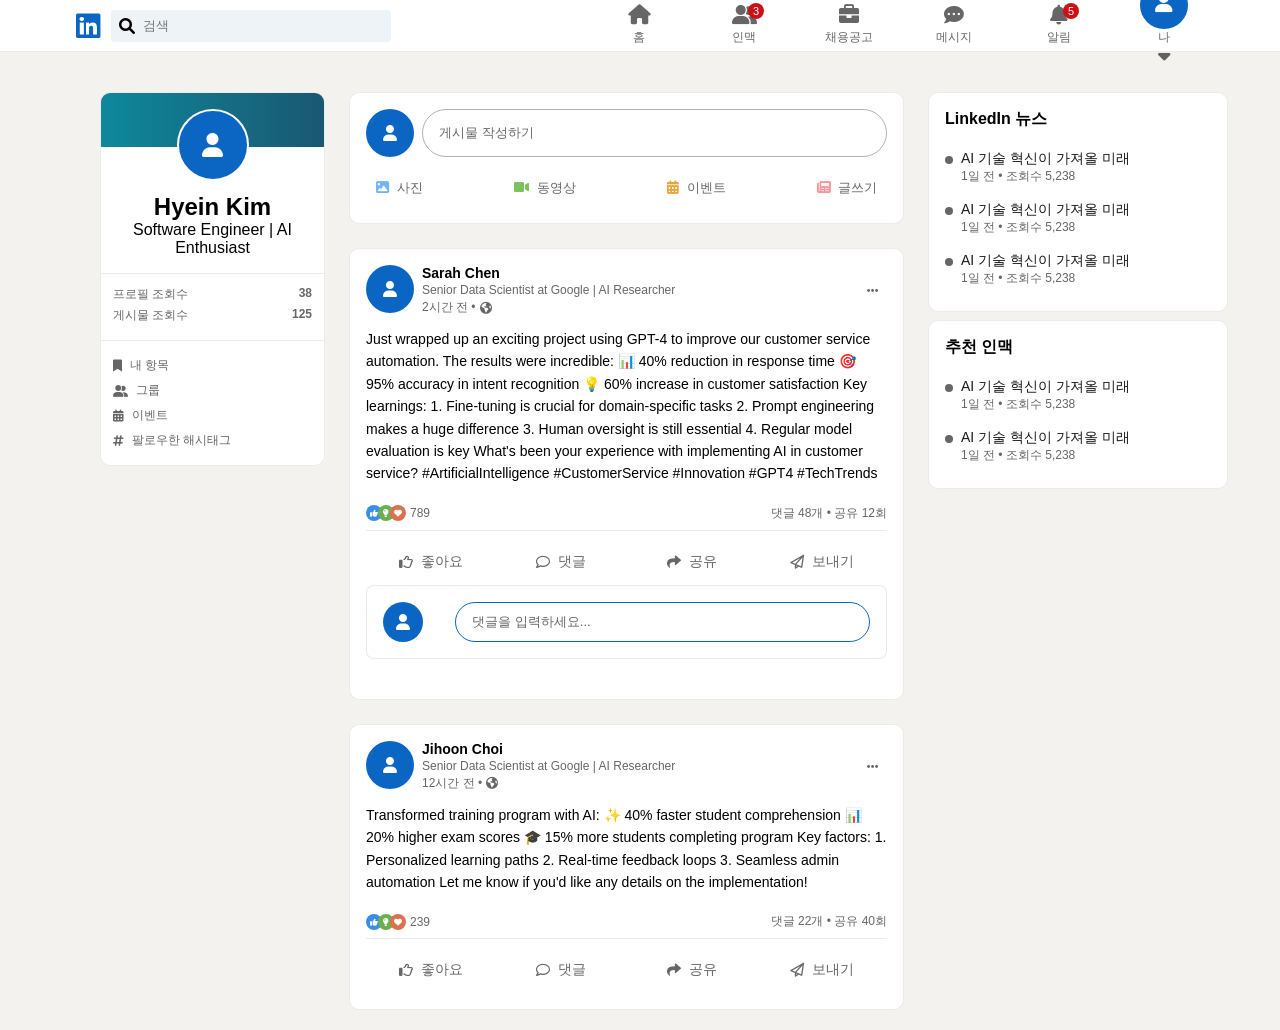
<file: integrate copy.html>
<link rel="stylesheet" href="https://cdnjs.cloudflare.com/ajax/libs/font-awesome/6.0.0/css/all.min.css">
    
    <style>
        .loading-spinner {
    display: none;
    width: 20px;
    height: 20px;
    border: 2px solid #f3f3f3;
    border-top: 2px solid #3498db;
    border-radius: 50%;
    animation: spin 1s linear infinite;
    margin-right: 10px;
}

@keyframes spin {
    0% { transform: rotate(0deg); }
    100% { transform: rotate(360deg); }
}

.error-notification {
    position: fixed;
    top: 20px;
    right: 20px;
    background: #ff4444;
    color: white;
    padding: 15px 25px;
    border-radius: 5px;
    animation: slideIn 0.3s ease-out;
}

@keyframes slideIn {
    from { transform: translateY(-100%); opacity: 0; }
    to { transform: translateY(0); opacity: 1; }
}



            .character-counter {
            position: absolute;
            bottom: 8px;
            right: 8px;
            font-size: 12px;
            color: rgba(0,0,0,0.6);
        }

        .counter-warning {
            color: #e7a33e;
        }

        .counter-limit {
            color: #cc1016;
        }

        .assistant-wrapper {
            position: relative;
        }

        .smart-suggestions {
            background: white;
            border: 1px solid rgba(0,0,0,0.08);
            border-radius: 8px;
            position: absolute;
            bottom: 100%;
            left: 0;
            right: 0;
            margin-bottom: 8px;
            padding: 8px;
            display: none;
        }

        .suggestion-chip {
            display: inline-block;
            padding: 4px 12px;
            background: #f3f2ef;
            border-radius: 16px;
            margin: 4px;
            cursor: pointer;
            font-size: 12px;
            transition: background 0.3s;
        }

        .suggestion-chip:hover {
            background: #e0e0e0;
        }

        .tooltip {
            position: absolute;
            background: #1a1a1a;
            color: white;
            padding: 8px;
            border-radius: 4px;
            font-size: 12px;
            z-index: 1000;
            display: none;
        }

        .progress-indicator {
            display: flex;
            justify-content: center;
            gap: 8px;
            margin-bottom: 16px;
        }

        .step-dot {
            width: 8px;
            height: 8px;
            border-radius: 50%;
            background: rgba(0,0,0,0.2);
            transition: all 0.3s;
        }

        .step-dot.active {
            background: #0a66c2;
            transform: scale(1.2);
        }

        .preview-mode {
            background: #f8f9fa;
            padding: 16px;
            border-radius: 8px;
            margin-top: 16px;
            display: none;
        }

        .preview-label {
            font-size: 12px;
            color: rgba(0,0,0,0.6);
            margin-bottom: 8px;
        }

        .draft-saved {
            position: fixed;
            bottom: 24px;
            right: 24px;
            background: #1a1a1a;
            color: white;
            padding: 8px 16px;
            border-radius: 4px;
            font-size: 12px;
            opacity: 0;
            transition: opacity 0.3s;
        }

        .loading-spinner {
            display: inline-block;
            width: 20px;
            height: 20px;
            border: 2px solid rgba(0,0,0,0.1);
            border-top-color: #0a66c2;
            border-radius: 50%;
            animation: spin 1s linear infinite;
            display: none;
        }

        @keyframes spin {
            to { transform: rotate(360deg); }
        }

        .mention-suggestions {
            position: absolute;
            background: white;
            border: 1px solid rgba(0,0,0,0.08);
            border-radius: 4px;
            max-height: 200px;
            overflow-y: auto;
            display: none;
        }

        .mention-item {
            padding: 8px;
            cursor: pointer;
            display: flex;
            align-items: center;
            gap: 8px;
        }

        .mention-item:hover {
            background: #f3f2ef;
        }

        .keyboard-shortcut {
            position: absolute;
            right: 8px;
            top: 50%;
            transform: translateY(-50%);
            color: rgba(0,0,0,0.4);
            font-size: 12px;
            background: #f3f2ef;
            padding: 2px 6px;
            border-radius: 4px;
        }

        * {
            margin: 0;
            padding: 0;
            box-sizing: border-box;
            font-family: -apple-system, system-ui, BlinkMacSystemFont, "Segoe UI", Roboto;
        }

        body {
            background: #f3f2ef;
        }

        .navbar {
            background: white;
            padding: 0 24px;
            height: 52px;
            display: flex;
            align-items: center;
            position: fixed;
            top: 0;
            left: 0;
            right: 0;
            z-index: 100;
            border-bottom: 1px solid rgba(0,0,0,0.08);
        }

        .nav-content {
            max-width: 1128px;
            width: 100%;
            margin: 0 auto;
            display: flex;
            align-items: center;
            justify-content: space-between;
        }

        .nav-left {
            display: flex;
            align-items: center;
            gap: 10px;
        }

        .nav-search {
            background: #eef3f8;
            padding: 8px;
            border-radius: 4px;
            display: flex;
            align-items: center;
            gap: 8px;
            width: 280px;
        }

        .nav-search input {
            border: none;
            background: none;
            outline: none;
            width: 100%;
        }

        .nav-links {
            display: flex;
            align-items: center;
            gap: 25px;
        }

        .nav-item {
            display: flex;
            flex-direction: column;
            align-items: center;
            color: rgba(0,0,0,0.6);
            font-size: 12px;
            cursor: pointer;
            text-decoration: none;
            min-width: 80px;
            position: relative;
        }

        .nav-item:hover {
            color: rgba(0,0,0,0.9);
        }

        .nav-item i {
            font-size: 20px;
            margin-bottom: 4px;
        }

        .notification-dot {
            position: absolute;
            top: -2px;
            right: 20px;
            width: 16px;
            height: 16px;
            background: #cc1016;
            border-radius: 50%;
            color: white;
            font-size: 11px;
            display: flex;
            align-items: center;
            justify-content: center;
        }

        .premium-tag {
            position: absolute;
            top: -4px;
            right: 15px;
            font-size: 10px;
            color: #915907;
        }

        .main-content {
            max-width: 1128px;
            margin: 72px auto 0;
            display: grid;
            grid-template-columns: 225px 555px 300px;
            gap: 24px;
            padding: 0 24px;
        }

        .left-sidebar {
            position: sticky;
            top: 72px;
        }

        .profile-card {
            background: white;
            border-radius: 10px;
            border: 1px solid rgba(0,0,0,0.08);
            overflow: hidden;
        }

        .profile-background {
            height: 54px;
            background: linear-gradient(to right, #0e889b, #1b5771);
        }

        .profile-info {
            text-align: center;
            padding: 0 12px 16px;
            position: relative;
            border-bottom: 1px solid rgba(0,0,0,0.08);
        }

        .profile-photo {
            width: 72px;
            height: 72px;
            border-radius: 50%;
            border: 2px solid white;
            background: #0a66c2;
            color: white;
            display: flex;
            align-items: center;
            justify-content: center;
            font-size: 24px;
            margin: -38px auto 12px;
        }

        .view-stats {
            padding: 12px;
            border-bottom: 1px solid rgba(0,0,0,0.08);
        }

        .view-stats p {
            color: rgba(0,0,0,0.6);
            font-size: 12px;
            display: flex;
            justify-content: space-between;
            margin-bottom: 4px;
        }

        .resources {
            padding: 12px;
        }

        .resources a {
            color: rgba(0,0,0,0.6);
            font-size: 12px;
            text-decoration: none;
            display: flex;
            align-items: center;
            gap: 8px;
            padding: 4px 0;
        }

        .resources a:hover {
            color: rgba(0,0,0,0.9);
        }

        .center-content {
            display: flex;
            flex-direction: column;
            gap: 24px;
        }

        .post-creation {
            background: white;
            border-radius: 10px;
            border: 1px solid rgba(0,0,0,0.08);
            padding: 16px;
        }

        .post-input {
            display: flex;
            gap: 8px;
            margin-bottom: 12px;
        }

        .profile-mini {
            width: 48px;
            height: 48px;
            border-radius: 50%;
            background: #0a66c2;
            color: white;
            display: flex;
            align-items: center;
            justify-content: center;
        }

        .post-start-btn {
            flex: 1;
            border: 1px solid rgba(0,0,0,0.3);
            border-radius: 35px;
            padding: 0 16px;
            text-align: left;
            color: rgba(0,0,0,0.6);
            background: none;
            cursor: pointer;
        }

        .post-start-btn:hover {
            background: rgba(0,0,0,0.08);
        }

        .post-types {
            display: flex;
            justify-content: space-between;
        }

        .post-types button {
            display: flex;
            align-items: center;
            gap: 8px;
            padding: 10px;
            border: none;
            background: none;
            color: rgba(0,0,0,0.6);
            cursor: pointer;
            border-radius: 4px;
        }

        .post-types button:hover {
            background: rgba(0,0,0,0.08);
        }

        .post {
            background: white;
            border-radius: 10px;
            border: 1px solid rgba(0,0,0,0.08);
            padding: 16px;
        }

        .post-header {
            display: flex;
            gap: 8px;
            margin-bottom: 8px;
            position: relative;
        }

        .author-info {
            flex: 1;
        }

        .author-info h3 {
            font-size: 14px;
            font-weight: 600;
            margin-bottom: 2px;
        }

        .author-info p {
            font-size: 12px;
            color: rgba(0,0,0,0.6);
            margin-bottom: 2px;
        }

        .post-time {
            font-size: 12px;
            color: rgba(0,0,0,0.6);
            display: flex;
            align-items: center;
            gap: 4px;
        }

        .more-options {
            background: none;
            border: none;
            color: rgba(0,0,0,0.6);
            cursor: pointer;
            padding: 4px 8px;
            border-radius: 4px;
        }

        .more-options:hover {
            background: rgba(0,0,0,0.08);
        }

        .post-content {
            font-size: 14px;
            line-height: 1.6;
            margin: 12px 0;
        }

        .post-metrics {
            display: flex;
            justify-content: space-between;
            padding: 8px 0;
            border-bottom: 1px solid rgba(0,0,0,0.08);
            font-size: 12px;
            color: rgba(0,0,0,0.6);
        }

        .reactions {
            display: flex;
            align-items: center;
            gap: 4px;
        }

        .reaction-icons {
            display: flex;
            margin-right: 4px;
        }

        .reaction-icons i {
            width: 16px;
            height: 16px;
            border-radius: 50%;
            display: flex;
            align-items: center;
            justify-content: center;
            font-size: 8px;
            margin-right: -4px;
        }

        .like { background: #378fe9; color: white; }
        .idea { background: #6dae4f; color: white; }
        .love { background: #df704d; color: white; }

        .post-actions {
            display: flex;
            justify-content: space-between;
            padding: 4px 0;
            margin-top: 8px;
        }

        .post-actions button {
            flex: 1;
            display: flex;
            align-items: center;
            justify-content: center;
            gap: 8px;
            padding: 10px;
            border: none;
            background: none;
            color: rgba(0,0,0,0.6);
            cursor: pointer;
            border-radius: 4px;
            font-size: 14px;
        }

        .post-actions button:hover {
            background: rgba(0,0,0,0.08);
        }

        .comment-section {
            margin-top: 8px;
        }

        .comment-input-area {
            display: flex;
            gap: 8px;
            margin-bottom: 16px;
        }

        .comment-start-btn {
            flex: 1;
            border: 1px solid rgba(0,0,0,0.3);
            border-radius: 35px;
            padding: 12px 16px;
            text-align: left;
            color: rgba(0,0,0,0.6);
            background: none;
            cursor: pointer;
        }

        .comment-assistant {
            background: #f3f2ef;
            border-radius: 8px;
            padding: 16px;
            margin-bottom: 16px;
        }

        .question {
            font-weight: 600;
            margin-bottom: 8px;
        }

        .answer-input {
            width: 100%;
            padding: 12px;
            border: 1px solid rgba(0,0,0,0.3);
            border-radius: 4px;
            margin-bottom: 12px;
            font-size: 14px;
            resize: vertical;
        }

        .assistant-actions {
            display: flex;
            justify-content: space-between;
        }

        .assistant-btn {
            padding: 8px 16px;
            border-radius: 16px;
            border: none;
            cursor: pointer;
            font-size: 14px;
        }

        .next-btn {
            background: #0a66c2;
            color: white;
        }

        .back-btn {
            background: rgba(0,0,0,0.08);
            color: rgba(0,0,0,0.6);
        }

        .existing-comments {
            margin-top: 16px;
        }

        .comment {
            display: flex;
            gap: 8px;
            margin-bottom: 16px;
        }

        .comment-content {
            flex: 1;
            background: #f2f2f2;
            padding: 12px;
            border-radius: 8px;
            font-size: 14px;
        }

        .right-sidebar {
            position: sticky;
            top: 72px;
        }

        .news-card {
            background: white;
            border-radius: 10px;
            border: 1px solid rgba(0,0,0,0.08);
            padding: 16px;
            margin-bottom: 8px;
        }

        .news-card h2 {
            font-size: 16px;
            margin-bottom: 12px;
        }

        .news-item {
            display: flex;
            align-items: start;
            gap: 8px;
            padding: 8px 0;
            cursor: pointer;
        }

        .news-item:hover {
            background: rgba(0,0,0,0.08);
        }

        .news-bullet {
            width: 8px;
            height: 8px;
            background: rgba(0,0,0,0.6);
            border-radius: 50%;
            margin-top: 6px;
        }

        .news-text {
            font-size: 14px;
            color: rgba(0,0,0,0.9);
        }

        .news-time {
            font-size: 12px;
            color: rgba(0,0,0,0.6);
        }

        .footer {
            display: flex;
            flex-wrap: wrap;
            gap: 12px;
            padding: 12px;
            font-size: 12px;
        }

        .footer a {
            color: rgba(0,0,0,0.6);
            text-decoration: none;
        }

        .footer a:hover {
            color: #0a66c2;
            text-decoration: underline;
        }



        .comment-system {
            max-width: 600px;
            margin: 0 auto;
        }

        .comment-trigger {
            display: flex;
            gap: 12px;
            background: white;
            padding: 16px;
            border-radius: 8px;
            margin-bottom: 16px;
            border: 1px solid rgba(0,0,0,0.08);
        }

        .avatar {
            width: 40px;
            height: 40px;
            border-radius: 50%;
            background: #0a66c2;
            display: flex;
            align-items: center;
            justify-content: center;
            color: white;
            margin-right: 20px;
        }

        .comment-input-trigger {
            flex: 1;
            border: 1px solid #0a66c2;
            border-radius: 20px;
            padding: 8px 16px;
            color: #666;
            background: transparent;
            cursor: pointer;
            text-align: left;
            transition: all 0.2s ease;
        }

        .comment-input-trigger:hover {
            background: rgba(10,102,194,0.1);
        }

        .comment-editor {
            background: white;
            border-radius: 8px;
            padding: 20px;
            margin-bottom: 16px;
            display: none;
            border: 1px solid rgba(0,0,0,0.08);
        }

        .editor-header {
            display: flex;
            align-items: center;
            justify-content: space-between;
            margin-bottom: 16px;
            padding-bottom: 16px;
            border-bottom: 1px solid #e0e0e0;
        }

        .step-indicator {
            display: flex;
            align-items: center;
            gap: 8px;
        }

        .step {
            width: 24px;
            height: 24px;
            border-radius: 50%;
            background: #e0e0e0;
            color: #666;
            display: flex;
            align-items: center;
            justify-content: center;
            font-size: 12px;
            font-weight: 600;
            transition: all 0.3s ease;
        }

        .step.active {
            background: #0a66c2;
            color: white;
            transform: scale(1.1);
        }

        .step-divider {
            width: 40px;
            height: 2px;
            background: #e0e0e0;
        }

        .step-label {
            font-size: 14px;
            color: #666;
        }

        .draft-status {
            font-size: 12px;
            color: #666;
        }

        .editor-content {
            margin-bottom: 16px;
        }

        .question {
            font-size: 16px;
            font-weight: 600;
            margin-bottom: 8px;
            color: #1a1a1a;
        }

        .context {
            font-size: 14px;
            color: #666;
            margin-bottom: 16px;
            padding: 12px;
            background: #f9f9f9;
            border-radius: 4px;
            border-left: 3px solid #0a66c2;
        }

        .textarea-wrapper {
            position: relative;
            margin: 8px;
        }

        .comment-textarea {
            width: 100%;
            min-height: 120px;
            padding: 20px;
            border: 1px solid #e0e0e0;
            border-radius: 4px;
            resize: vertical;
            font-size: 14px;
            line-height: 1.5;
            transition: all 0.2s ease;
        }

        .comment-textarea:focus {
            outline: none;
            border-color: #0a66c2;
            box-shadow: 0 0 0 2px rgba(10,102,194,0.1);
        }

        .char-count {
            position: absolute;
            bottom: 8px;
            right: 8px;
            font-size: 12px;
            color: #666;
            background: white;
            padding: 2px 6px;
            border-radius: 4px;
            pointer-events: none;
        }

        .ai-suggestions {
            margin-top: 16px;
        }

        .suggestions-header {
            font-size: 14px;
            font-weight: 600;
            color: #666;
            margin-bottom: 8px;
            display: flex;
            align-items: center;
            gap: 6px;
        }

        .suggestion-chips {
            display: flex;
            flex-wrap: wrap;
            gap: 8px;
        }

        .suggestion-chip {
            padding: 6px 12px;
            background: #f0f7ff;
            color: #0a66c2;
            border-radius: 16px;
            font-size: 13px;
            cursor: pointer;
            transition: all 0.2s ease;
            border: 1px solid transparent;
        }

        .suggestion-chip:hover {
            background: #0a66c2;
            color: white;
            transform: translateY(-1px);
        }

        .editor-actions {
            display: flex;
            justify-content: space-between;
            align-items: center;
            margin-top: 20px;
            padding-top: 16px;
            border-top: 1px solid #e0e0e0;
        }

        .action-left {
            display: flex;
            gap: 8px;
        }

        .btn {
            padding: 8px 16px;
            border-radius: 16px;
            font-size: 14px;
            font-weight: 500;
            cursor: pointer;
            display: flex;
            align-items: center;
            gap: 6px;
            transition: all 0.2s ease;
            border: none;
        }

        .btn-secondary {
            background: #f3f2ef;
            color: #666;
        }

        .btn-secondary:hover {
            background: #e0e0e0;
        }

        .btn-primary {
            background: #0a66c2;
            color: white;
        }

        .btn-primary:hover {
            background: #004182;
        }

        .btn-outline {
            background: white;
            color: #0a66c2;
            border: 1px solid #0a66c2;
        }

        .btn-outline:hover {
            background: #f0f7ff;
        }

        .notification {
            position: fixed;
            top: 20px;
            right: 20px;
            padding: 12px 20px;
            border-radius: 4px;
            font-size: 14px;
            display: flex;
            align-items: center;
            gap: 8px;
            animation: slideIn 0.3s ease;
            z-index: 1000;
        }

        .notification.success {
            background: #ecfdf3;
            color: #027a48;
        }

        .notification.error {
            background: #fef3f2;
            color: #b42318;
        }

        @keyframes slideIn {
            from {
                transform: translateY(-100%);
                opacity: 0;
            }
            to {
                transform: translateY(0);
                opacity: 1;
            }
        }

        .comments-list {
            margin-top: 24px;
        }

        .comment {
            background: white;
            border-radius: 8px;
            padding: 16px;
            margin-bottom: 16px;
            border: 1px solid rgba(232, 12, 12, 0.08);
        }

        .comment-header {
            display: flex;
            flex-direction: column;
        
            gap: 12px;
            margin-bottom: 15px;
        }

        .comment-info {
            flex: 1;
        }

        .comment-author {
            font-weight: 600;
            font-size: 14px;
            margin-bottom: 4px;
        }

        .comment-meta {
            font-size: 12px;
            color: #666;
        }

        .comment-text {
            font-size: 14px;
            line-height: 1.5;
            color: #1a1a1a;
        }

        * {
            margin: 0;
            padding: 0;
            box-sizing: border-box;
            font-family: -apple-system, BlinkMacSystemFont, "Segoe UI", Roboto, Arial, sans-serif;
        }

        body {
            background: #f3f2ef;
            padding: 20px;
        }

        .comment-system {
            max-width: 600px;
            margin: 0 auto;
        }

        .comment-trigger {
            display: flex;
            gap: 12px;
            background: white;
            padding: 16px;
            border-radius: 8px;
            margin-bottom: 16px;
            border: 1px solid rgba(0,0,0,0.08);
        }

        .avatar {
            width: 40px;
            height: 40px;
            border-radius: 50%;
            background: #0a66c2;
            display: flex;
            align-items: center;
            justify-content: center;
            color: white;
        }

        .comment-input-trigger {
            flex: 1;
            border: 1px solid #0a66c2;
            border-radius: 20px;
            padding: 8px 16px;
            color: #666;
            background: transparent;
            cursor: pointer;
            text-align: left;
            transition: all 0.2s ease;
        }

        .comment-input-trigger:hover {
            background: rgba(10,102,194,0.1);
        }

        .comment-editor {
            background: white;
            border-radius: 8px;
            padding: 20px;
            margin-bottom: 16px;
            display: none;
            border: 1px solid rgba(0,0,0,0.08);
        }

        .editor-header {
            display: flex;
            align-items: center;
            justify-content: space-between;
            margin-bottom: 16px;
            padding-bottom: 16px;
            border-bottom: 1px solid #e0e0e0;
        }

        .step-indicator {
            display: flex;
            align-items: center;
            gap: 8px;
        }

        .step {
            width: 24px;
            height: 24px;
            border-radius: 50%;
            background: #e0e0e0;
            color: #666;
            display: flex;
            align-items: center;
            justify-content: center;
            font-size: 12px;
            font-weight: 600;
            transition: all 0.3s ease;
        }

        .step.active {
            background: #0a66c2;
            color: white;
            transform: scale(1.1);
        }

        .step-divider {
            width: 40px;
            height: 2px;
            background: #e0e0e0;
        }

        .step-label {
            font-size: 14px;
            color: #666;
        }

        .draft-status {
            font-size: 12px;
            color: #666;
        }

        .editor-content {
            margin-bottom: 16px;
        }

        .question {
            font-size: 16px;
            font-weight: 600;
            margin-bottom: 8px;
            color: #1a1a1a;
        }

        .context {
            font-size: 14px;
            color: #666;
            margin-bottom: 16px;
            padding: 12px;
            background: #f9f9f9;
            border-radius: 4px;
            border-left: 3px solid #0a66c2;
        }

        .textarea-wrapper {
            position: relative;
            margin-bottom: 8px;
        }

        .comment-textarea {
            width: 100%;
            min-height: 120px;
            padding: 16px;
            border: 1px solid #e0e0e0;
            border-radius: 4px;
            resize: vertical;
            font-size: 14px;
            line-height: 1.5;
            transition: all 0.2s ease;
        }

        .comment-textarea:focus {
            outline: none;
            border-color: #0a66c2;
            box-shadow: 0 0 0 2px rgba(10,102,194,0.1);
        }

        .char-count {
            position: absolute;
            bottom: 8px;
            right: 8px;
            font-size: 12px;
            color: #666;
            background: white;
            padding: 2px 6px;
            border-radius: 4px;
            pointer-events: none;
        }

        .ai-suggestions {
            margin-top: 16px;
        }

        .suggestions-header {
            font-size: 14px;
            font-weight: 600;
            color: #666;
            margin-bottom: 8px;
            display: flex;
            align-items: center;
            gap: 6px;
        }

        .suggestion-chips {
            display: flex;
            flex-wrap: wrap;
            gap: 8px;
        }

        .suggestion-chip {
            padding: 6px 12px;
            background: #f0f7ff;
            color: #0a66c2;
            border-radius: 16px;
            font-size: 13px;
            cursor: pointer;
            transition: all 0.2s ease;
            border: 1px solid transparent;
        }

        .suggestion-chip:hover {
            background: #0a66c2;
            color: white;
            transform: translateY(-1px);
        }

        .editor-actions {
            display: flex;
            justify-content: space-between;
            align-items: center;
            margin-top: 20px;
            padding-top: 16px;
            border-top: 1px solid #e0e0e0;
        }

        .action-left {
            display: flex;
            gap: 8px;
        }

        .btn {
            padding: 8px 16px;
            border-radius: 16px;
            font-size: 14px;
            font-weight: 500;
            cursor: pointer;
            display: flex;
            align-items: center;
            gap: 6px;
            transition: all 0.2s ease;
            border: none;
        }

        .btn-secondary {
            background: #f3f2ef;
            color: #666;
        }

        .btn-secondary:hover {
            background: #e0e0e0;
        }

        .btn-primary {
            background: #0a66c2;
            color: white;
        }

        .btn-primary:hover {
            background: #004182;
        }

        .btn-outline {
            background: white;
            color: #0a66c2;
            border: 1px solid #0a66c2;
        }

        .btn-outline:hover {
            background: #f0f7ff;
        }

        .notification {
            position: fixed;
            top: 20px;
            right: 20px;
            padding: 12px 20px;
            border-radius: 4px;
            font-size: 14px;
            display: flex;
            align-items: center;
            gap: 8px;
            animation: slideIn 0.3s ease;
            z-index: 1000;
        }

        .notification.success {
            background: #ecfdf3;
            color: #027a48;
        }

        .notification.error {
            background: #fef3f2;
            color: #b42318;
        }

        @keyframes slideIn {
            from {
                transform: translateY(-100%);
                opacity: 0;
            }
            to {
                transform: translateY(0);
                opacity: 1;
            }
        }

        .comments-list {
            margin-top: 24px;
        }

        .comment {
            background: white;
            border-radius: 8px;
            padding: 16px;
            margin-bottom: 16px;
            border: 1px solid rgba(0,0,0,0.08);
        }

        .comment-header {
            display: flex;
            gap: 12px;
            margin-bottom: 12px;
        }

        .comment-info {
            flex: 1;
        }

        .comment-author {
            font-weight: 600;
            font-size: 14px;
            margin-bottom: 4px;
        }

        .comment-meta {
            font-size: 12px;
            color: #666;
        }

        .comment-text {
            font-size: 14px;
            line-height: 1.5;
            color: #1a1a1a;
        }




    </style>
</head>

<body>
    <!-- Navbar -->
    <nav class="navbar">
        <div class="nav-content">
            <div class="nav-left">
                <i class="fab fa-linkedin" style="color: #0a66c2; font-size: 28px;"></i>
                <div class="nav-search">
                    <i class="fas fa-search"></i>
                    <input type="text" placeholder="검색">
                </div>
            </div>
            <div class="nav-links">
                <div class="nav-item">
                    <i class="fas fa-home"></i>
                    <span>홈</span>
                </div>
                <div class="nav-item">
                    <i class="fas fa-user-friends"></i>
                    <span>인맥</span>
                    <div class="notification-dot">3</div>
                </div>
                <div class="nav-item">
                    <i class="fas fa-briefcase"></i>
                    <span>채용공고</span>
                </div>
                <div class="nav-item">
                    <i class="fas fa-comment-dots"></i>
                    <span>메시지</span>
                </div>
                <div class="nav-item">
                    <i class="fas fa-bell"></i>
                    <span>알림</span>
                    <div class="notification-dot">5</div>
                </div>
                <div class="nav-item">
                    <div class="profile-mini">
                        <i class="fas fa-user"></i>
                    </div>
                    <span>나</span>
                    <i class="fas fa-caret-down"></i>
                </div>
            </div>
        </div>
    </nav>

    <div class="main-content">
        <!-- Left Sidebar -->
        <aside class="left-sidebar">
            <div class="profile-card">
                <div class="profile-background"></div>
                <div class="profile-info">
                    <div class="profile-photo">
                        <i class="fas fa-user"></i>
                    </div>
                    <h2>Hyein Kim</h2>
                    <p>Software Engineer | AI Enthusiast</p>
                </div>
                <div class="view-stats">
                    <p>
                        <span>프로필 조회수</span>
                        <strong>38</strong>
                    </p>
                    <p>
                        <span>게시물 조회수</span>
                        <strong>125</strong>
                    </p>
                </div>
                <div class="resources">
                    <a href="#"><i class="fas fa-bookmark"></i> 내 항목</a>
                    <a href="#"><i class="fas fa-user-friends"></i> 그룹</a>
                    <a href="#"><i class="fas fa-calendar-alt"></i> 이벤트</a>
                    <a href="#"><i class="fas fa-hashtag"></i> 팔로우한 해시태그</a>
                </div>
            </div>
        </aside>

        <!-- Center Content -->
        <main class="center-content">
            <!-- Post Creation -->
            <div class="post-creation">
                <div class="post-input">
                    <div class="profile-mini">
                        <i class="fas fa-user"></i>
                    </div>
                    <button class="post-start-btn">게시물 작성하기</button>
                </div>
                <div class="post-types">
                    <button><i class="fas fa-image" style="color: #70b5f9;"></i> 사진</button>
                    <button><i class="fas fa-video" style="color: #7fc15e;"></i> 동영상</button>
                    <button><i class="fas fa-calendar-alt" style="color: #e7a33e;"></i> 이벤트</button>
                    <button><i class="fas fa-newspaper" style="color: #fc9295;"></i> 글쓰기</button>
                </div>
            </div>

            <!-- Main Post -->
            <div class="post">
                <div class="post-header">
                    <div class="profile-mini">
                        <i class="fas fa-user"></i>
                    </div>
                    <div class="author-info">
                        <h3>Sarah Chen</h3>
                        <p>Senior Data Scientist at Google | AI Researcher</p>
                        <div class="post-time">
                            2시간 전 • <i class="fas fa-globe-americas"></i>
                        </div>
                    </div>
                    <button class="more-options">
                        <i class="fas fa-ellipsis-h"></i>
                    </button>
                </div>

                <div class="post-content">
                    Just wrapped up an exciting project using GPT-4 to improve our customer service automation. The results were incredible:

                    📊 40% reduction in response time
                    🎯 95% accuracy in intent recognition
                    💡 60% increase in customer satisfaction

                    Key learnings:
                    1. Fine-tuning is crucial for domain-specific tasks
                    2. Prompt engineering makes a huge difference
                    3. Human oversight is still essential
                    4. Regular model evaluation is key

                    What's been your experience with implementing AI in customer service?

                    #ArtificialIntelligence #CustomerService #Innovation #GPT4 #TechTrends
                </div>

                <div class="post-metrics">
                    <div class="reactions">
                        <div class="reaction-icons">
                            <i class="fas fa-thumbs-up like"></i>
                            <i class="fas fa-lightbulb idea"></i>
                            <i class="fas fa-heart love"></i>
                        </div>
                        <span>789</span>
                    </div>
                    <div>댓글 48개 • 공유 12회</div>
                </div>

                <div class="post-actions">
                    <button><i class="far fa-thumbs-up"></i> 좋아요</button>
                    <button onclick="showCommentAssistant()"><i class="far fa-comment"></i> 댓글</button>
                    <button><i class="fas fa-share"></i> 공유</button>
                    <button><i class="far fa-paper-plane"></i> 보내기</button>
                </div>

                <!-- Comment Section -->
                <div class="comment-system">
                    <!-- Comment Trigger -->
                    <div class="comment-trigger">
                        <div class="avatar">
                            <i class="fas fa-user"></i>
                        </div>
                        <button class="comment-input-trigger" onclick="showCommentEditor()">
                            댓글을 입력하세요...
                        </button>
                    </div>
            
                    <!-- Comment Editor -->
                    <div class="comment-editor" id="commentEditor">
                        <div class="editor-header">
                            <div class="step-indicator">
                                <div class="step active">1</div>
                                <div class="step-divider"></div>
                                <div class="step">2</div>
                                <div class="step-divider"></div>
                                <div class="step">3</div>
                            </div>
                            <div class="draft-status">자동 저장됨</div>
                        </div>
            
                        <div class="editor-content">
                            <div class="question" id="currentQuestion"></div>
                            <div class="context" id="currentContext"></div>
                            <div class="textarea-wrapper">
                                <textarea 
                                    class="comment-textarea" 
                                    id="commentInput" 
                                    placeholder="여기에 답변을 입력하세요..."
                                ></textarea>
                                <div class="char-count">0/1000</div>
                            </div>
            
                            <div class="ai-suggestions">
                                <div class="suggestions-header">
                                    <i class="fas fa-lightbulb"></i>
                                    AI 추천 답변
                                </div>
                                <div class="suggestion-chips" id="suggestionChips"></div>
                            </div>
                        </div>
            
                        <div class="editor-actions">
                            <div class="action-left">
                                <button class="btn btn-secondary" onclick="prevStep()" id="prevBtn">
                                    <i class="fas fa-arrow-left"></i> 이전
                                </button>
                                <button class="btn btn-outline" onclick="improveComment()" id="improveBtn">
                                    <i class="fas fa-magic"></i> AI 개선
                                </button>
                            </div>
                            <button class="btn btn-primary" onclick="nextStep()" id="nextBtn">
                                다음 <i class="fas fa-arrow-right"></i>
                            </button>
                        </div>
                    </div>
            
                    <!-- Comments List -->
                    <div class="comments-list" id="commentsList">
                        <!-- Existing comments will be added here -->
                    </div>
                </div>
            </div>

            <div class="post">
                <div class="post-header">
                    <div class="profile-mini">
                        <i class="fas fa-user"></i>
                    </div>
                    <div class="author-info">
                        <h3>Jihoon Choi</h3>
                        <p>Senior Data Scientist at Google | AI Researcher</p>
                        <div class="post-time">
                            12시간 전 • <i class="fas fa-globe-americas"></i>
                        </div>
                    </div>
                    <button class="more-options">
                        <i class="fas fa-ellipsis-h"></i>
                    </button>
                </div>

                <div class="post-content">
                    Transformed training program with AI:
                    ✨ 40% faster student comprehension
                    📊 20% higher exam scores  
                    🎓 15% more students completing program

                    Key factors:
                    1. Personalized learning paths
                    2. Real-time feedback loops
                    3. Seamless admin automation

                    Let me know if you'd like any details on the implementation!
                </div>

                <div class="post-metrics">
                    <div class="reactions">
                        <div class="reaction-icons">
                            <i class="fas fa-thumbs-up like"></i>
                            <i class="fas fa-lightbulb idea"></i>
                            <i class="fas fa-heart love"></i>
                        </div>
                        <span>239</span>
                    </div>
                    <div>댓글 22개 • 공유 40회</div>
                </div>

                <div class="post-actions">
                    <button><i class="far fa-thumbs-up"></i> 좋아요</button>
                    <button onclick="showCommentAssistant()"><i class="far fa-comment"></i> 댓글</button>
                    <button><i class="fas fa-share"></i> 공유</button>
                    <button><i class="far fa-paper-plane"></i> 보내기</button>
                </div>
            </div>    


        </main>

        <!-- Right Sidebar -->
        <aside class="right-sidebar">
            <div class="news-card">
                <h2>LinkedIn 뉴스</h2>
                <div class="news-item">
                    <div class="news-bullet"></div>
                    <div>
                        <div class="news-text">AI 기술 혁신이 가져올 미래</div>
                        <div class="news-time">1일 전 • 조회수 5,238</div>
                    </div>
                </div>

                <div class="news-item">
                    <div class="news-bullet"></div>
                    <div>
                        <div class="news-text">AI 기술 혁신이 가져올 미래</div>
                        <div class="news-time">1일 전 • 조회수 5,238</div>
                    </div>
                </div>

                <div class="news-item">
                    <div class="news-bullet"></div>
                    <div>
                        <div class="news-text">AI 기술 혁신이 가져올 미래</div>
                        <div class="news-time">1일 전 • 조회수 5,238</div>
                    </div>
                </div>


              
                <!-- More news items... -->
            </div>

            <div class="news-card">
                <h2>추천 인맥</h2>
                <div class="news-item">
                    <div class="news-bullet"></div>
                    <div>
                        <div class="news-text">AI 기술 혁신이 가져올 미래</div>
                        <div class="news-time">1일 전 • 조회수 5,238</div>
                    </div>
                </div>

                <div class="news-item">
                    <div class="news-bullet"></div>
                    <div>
                        <div class="news-text">AI 기술 혁신이 가져올 미래</div>
                        <div class="news-time">1일 전 • 조회수 5,238</div>
                    </div>
                </div>
                <!-- Connection suggestions... -->
            </div>
        </aside>
    </div>


    <script>
        // 댓글 작성 단계별 데이터
        const steps = [
            {
                question: "이 포스트에서 가장 인상 깊었던 부분은 무엇인가요?",
                context: "구체적인 수치나 결과, 인사이트 등에 대해 언급해보세요.",
                suggestions: [
                    "GPT-4를 활용한 고객 서비스 자동화의 성과가 인상적입니다.",
                    "95%의 정확도는 매우 놀라운 결과네요.",
                    "인간의 감독이 여전히 중요하다는 점이 인상깊습니다."
                ]
            },
            {
                question: "비슷한 경험이나 의견을 공유해주세요.",
                context: "본인의 실제 경험이나 관찰한 사례를 공유하면 더욱 좋습니다.",
                suggestions: [
                    "저희 팀에서도 ChatGPT를 활용해 고객 응대를 개선했습니다.",
                    "AI 도입 초기에 비슷한 어려움을 겪었는데...",
                    "다른 산업에서도 비슷한 성과를 본 사례가 있습니다."
                ]
            },
            {
                question: "어떤 제안이나 질문을 하고 싶으신가요?",
                context: "건설적인 제안이나 구체적인 질문을 통해 대화를 이어가보세요.",
                suggestions: [
                    "감성 분석을 추가하면 더 좋은 결과가 있을 것 같습니다.",
                    "Fine-tuning 과정에 대해 더 자세히 알고 싶습니다.",
                    "다른 언어에서도 비슷한 성과가 있었나요?"
                ]
            }
        ];

        // 상태 관리
        let currentStep = 0;
        let answers = ['', '', ''];
        let draftTimeoutId = null;

        // 댓글 에디터 표시
        function showCommentEditor() {
            document.getElementById('commentEditor').style.display = 'block';
            updateEditorContent();
            // 저장된 드래프트 불러오기
            loadDraft();
        }

        // 에디터 콘텐츠 업데이트
        function updateEditorContent() {
            document.getElementById('currentQuestion').textContent = steps[currentStep].question;
            document.getElementById('currentContext').textContent = steps[currentStep].context;
            updateSuggestions();
            updateStepIndicator();
            updateNavigationButtons();
        }

        // AI 제안 업데이트
        function updateSuggestions() {
            const container = document.getElementById('suggestionChips');
            container.innerHTML = '';
            steps[currentStep].suggestions.forEach((suggestion) => {
                const chip = document.createElement('div');
                chip.className = 'suggestion-chip';
                chip.textContent = suggestion;
                chip.onclick = () => applySuggestion(suggestion);
                container.appendChild(chip);
            });
        }

        // 단계 표시 업데이트
        function updateStepIndicator() {
            const stepsElements = document.querySelectorAll('.step');
            stepsElements.forEach((step, index) => {
                if (index === currentStep) {
                    step.classList.add('active');
                } else {
                    step.classList.remove('active');
                }
            });
        }

        // 네비게이션 버튼 업데이트
        function updateNavigationButtons() {
            document.getElementById('prevBtn').style.display = currentStep === 0 ? 'none' : 'inline-flex';
            document.getElementById('nextBtn').textContent = currentStep === steps.length - 1 ? '댓글 게시' : '다음';
        }

        // 제안 적용
        function applySuggestion(suggestion) {
            const textarea = document.getElementById('commentInput');
            textarea.value = suggestion;
            updateCharacterCount();
        }

        // 이전 단계로 이동
        function prevStep() {
            if (currentStep > 0) {
                saveDraft();
                currentStep--;
                updateEditorContent();
                document.getElementById('commentInput').value = answers[currentStep];
            }
        }

        // 다음 단계로 이동
        function nextStep() {
            const input = document.getElementById('commentInput').value.trim();
            if (!input) {
                alert('답변을 입력해주세요.');
                return;
            }
            answers[currentStep] = input;
            saveDraft();
            if (currentStep === steps.length - 1) {
                submitComment();
            } else {
                currentStep++;
                updateEditorContent();
                document.getElementById('commentInput').value = answers[currentStep];
            }
        }

        // AI 개선 호출
        function improveComment() {
            const input = document.getElementById('commentInput').value.trim();
            if (!input) {
                alert('먼저 답변을 입력해주세요.');
                return;
            }
            // 간단한 개선 논리 (실제 AI API 호출 가능)
            const improvedText = `${input} (AI로 개선되었습니다)`;
            document.getElementById('commentInput').value = improvedText;
            updateCharacterCount();
            showNotification('답변이 AI로 개선되었습니다.', 'success');
        }

        // 댓글 제출
        function submitComment() {
            const commentsList = document.getElementById('commentsList');
            const comment = document.createElement('div');
            comment.className = 'comment';
            comment.innerHTML = `
                <div class="comment-header">
                    <div class="avatar">
                        <i class="fas fa-user"></i>
                    </div>
            
                </div>
                <div class="comment-text">${answers.join(' ')}</div>
            `;
            commentsList.prepend(comment);
            resetEditor();
            showNotification('댓글이 성공적으로 게시되었습니다.', 'success');
        }

        // 에디터 리셋
        function resetEditor() {
            currentStep = 0;
            answers = ['', '', ''];
            document.getElementById('commentEditor').style.display = 'none';
            document.getElementById('commentInput').value = '';
            saveDraft(); // 드래프트 초기화
        }

        // 글자 수 업데이트
        function updateCharacterCount() {
            const textarea = document.getElementById('commentInput');
            const charCount = textarea.value.length;
            const charCountElement = document.querySelector('.char-count');
            charCountElement.textContent = `${charCount}/1000`;
            if (charCount > 1000) {
                charCountElement.style.color = '#b42318';
            } else {
                charCountElement.style.color = '#666';
            }
        }

        // 드래프트 저장
        function saveDraft() {
            clearTimeout(draftTimeoutId);
            draftTimeoutId = setTimeout(() => {
                localStorage.setItem('commentDraft', JSON.stringify(answers));
            }, 500);
        }

        // 드래프트 로드
        function loadDraft() {
            const savedDraft = localStorage.getItem('commentDraft');
            if (savedDraft) {
                answers = JSON.parse(savedDraft);
                document.getElementById('commentInput').value = answers[currentStep];
                updateCharacterCount();
            }
        }

        // 알림 표시
        function showNotification(message, type) {
            const notification = document.createElement('div');
            notification.className = `notification ${type}`;
            notification.innerHTML = `
                <i class="fas ${type === 'success' ? 'fa-check-circle' : 'fa-exclamation-circle'}"></i>
                ${message}
            `;
            document.body.appendChild(notification);
            setTimeout(() => notification.remove(), 3000);
        }

        // 초기화
        document.getElementById('commentInput').addEventListener('input', updateCharacterCount);
    </script>

  
 


</body>
</html>
</file>
